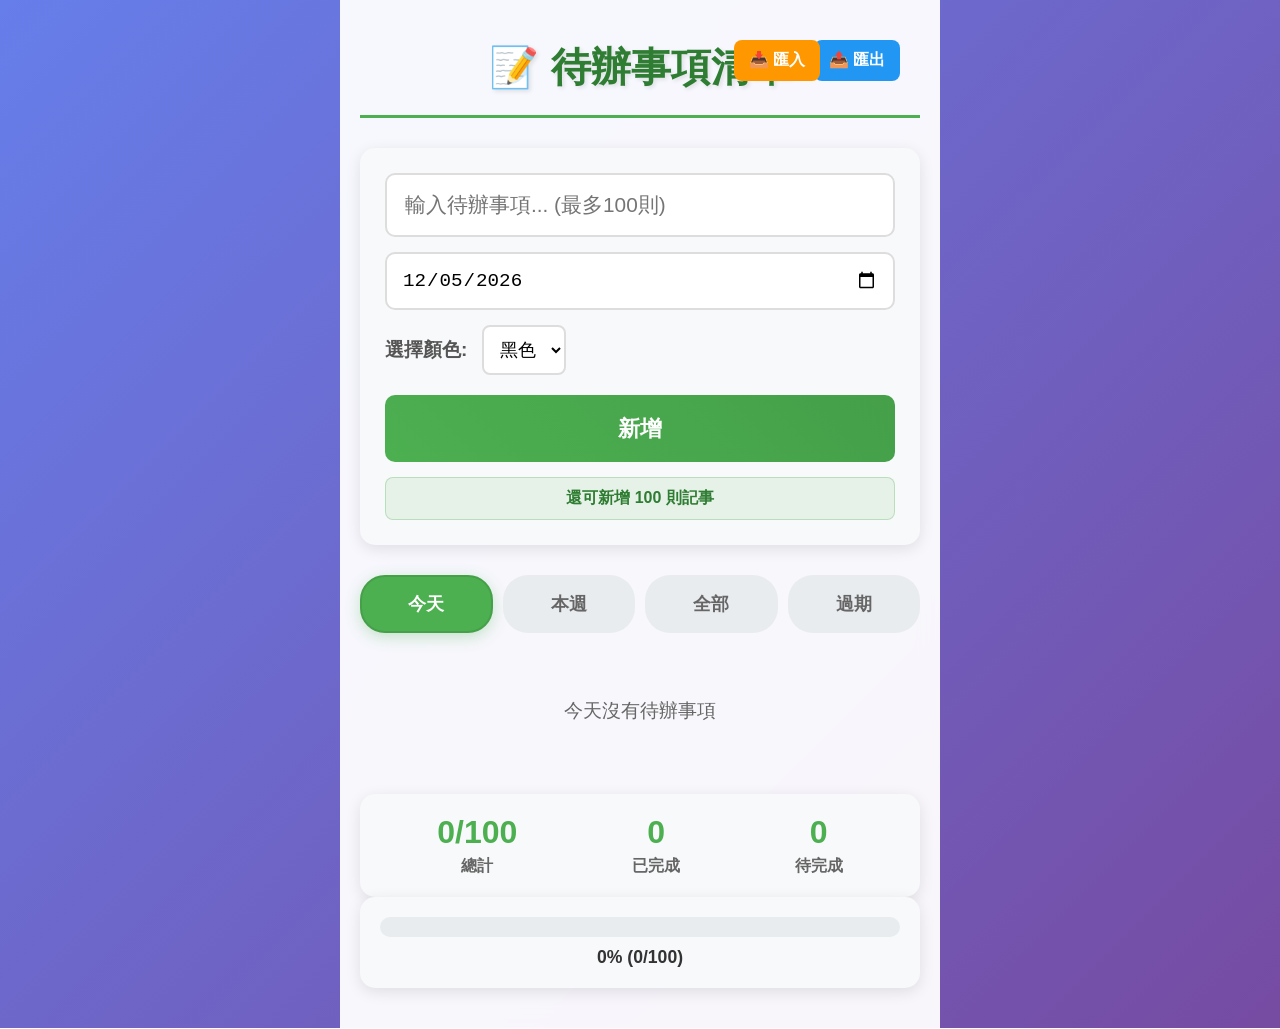
<file: index.html>
<!DOCTYPE html>
<html lang="zh-TW">
<head>
    <meta charset="UTF-8">
    <meta name="viewport" content="width=device-width, initial-scale=1.0">
    <title>待辦事項清單</title>
    <link rel="stylesheet" href="styles.css">
    <link rel="manifest" href="manifest.json">
    <meta name="theme-color" content="#4CAF50">
    <meta name="apple-mobile-web-app-capable" content="yes">
    <meta name="apple-mobile-web-app-status-bar-style" content="default">
    <meta name="apple-mobile-web-app-title" content="待辦事項">
    <link rel="apple-touch-icon" href="icon-192x192.png">
</head>
<body>
    <div class="container">
        <header>
            <h1>📝 待辦事項清單</h1>
        </header>

        <!-- 新增待辦事項表單 -->
        <div class="add-form">
            <div class="input-group">
                <input type="text" id="todoInput" placeholder="輸入待辦事項... (最多100則)" maxlength="100">
                <input type="date" id="todoDate" value="">
                <div class="color-picker">
                    <label for="todoColor">選擇顏色:</label>
                    <select id="todoColor">
                        <option value="#000000">黑色</option>
                        <option value="#FF0000">紅色</option>
                        <option value="#00FF00">綠色</option>
                        <option value="#0000FF">藍色</option>
                        <option value="#FFA500">橙色</option>
                        <option value="#800080">紫色</option>
                        <option value="#FFC0CB">粉色</option>
                        <option value="#A52A2A">棕色</option>
                    </select>
                </div>
            </div>
            <button id="addBtn" class="add-btn">新增</button>
            <div class="todo-limit-info">
                <span id="todoLimitInfo">還可新增 100 則記事</span>
            </div>
        </div>

        <!-- 分類標籤 -->
        <div class="tabs">
            <button class="tab-btn active" data-filter="today">今天</button>
            <button class="tab-btn" data-filter="week">本週</button>
            <button class="tab-btn" data-filter="all">全部</button>
            <button class="tab-btn" data-filter="overdue">過期</button>
        </div>

        <!-- 待辦事項列表 -->
        <div class="todo-list" id="todoList">
            <!-- 待辦事項將在這裡動態生成 -->
        </div>

        <!-- 統計資訊 -->
        <div class="stats">
            <div class="stat-item">
                <span class="stat-number" id="totalCount">0/100</span>
                <span class="stat-label">總計</span>
            </div>
            <div class="stat-item">
                <span class="stat-number" id="completedCount">0</span>
                <span class="stat-label">已完成</span>
            </div>
            <div class="stat-item">
                <span class="stat-number" id="pendingCount">0</span>
                <span class="stat-label">待完成</span>
            </div>
        </div>
        
        <!-- 記事數量進度條 -->
        <div class="progress-container">
            <div class="progress-bar">
                <div class="progress-fill" id="progressFill"></div>
            </div>
            <div class="progress-text" id="progressText">0% (0/100)</div>
        </div>
    </div>

    <!-- 編輯待辦事項的模態框 -->
    <div id="editModal" class="modal">
        <div class="modal-content">
            <span class="close">&times;</span>
            <h2>編輯待辦事項</h2>
            <div class="edit-form">
                <input type="text" id="editInput" placeholder="編輯待辦事項... (最多100字)" maxlength="100">
                <input type="date" id="editDate">
                <div class="color-picker">
                    <label for="editColor">選擇顏色:</label>
                    <select id="editColor">
                        <option value="#000000">黑色</option>
                        <option value="#FF0000">紅色</option>
                        <option value="#00FF00">綠色</option>
                        <option value="#0000FF">藍色</option>
                        <option value="#FFA500">橙色</option>
                        <option value="#800080">紫色</option>
                        <option value="#FFC0CB">粉色</option>
                        <option value="#A52A2A">棕色</option>
                    </select>
                </div>
                <div class="edit-buttons">
                    <button id="saveEditBtn" class="save-btn">儲存</button>
                    <button id="cancelEditBtn" class="cancel-btn">取消</button>
                </div>
            </div>
        </div>
    </div>

    <script src="script.js"></script>
</body>
</html>
</file>
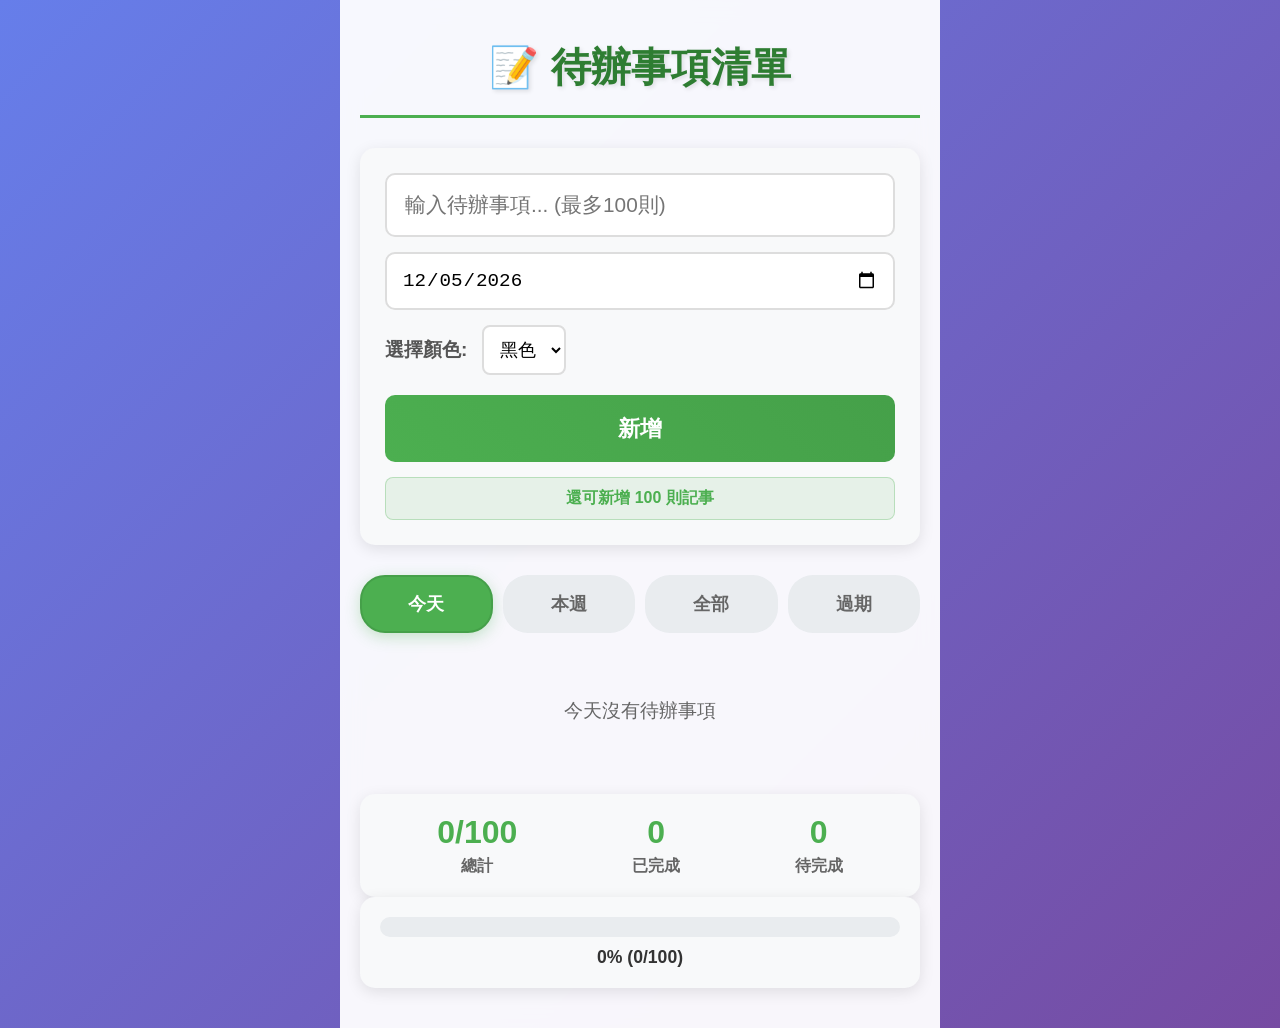
<file: index-simple.html>
<!DOCTYPE html>
<html lang="zh-TW">
<head>
    <meta charset="UTF-8">
    <meta name="viewport" content="width=device-width, initial-scale=1.0">
    <title>待辦事項清單 - 簡化版</title>
    <link rel="stylesheet" href="styles.css">
    <link rel="manifest" href="manifest.json">
</head>
<body>
    <div class="container">
        <header>
            <h1>📝 待辦事項清單</h1>
        </header>

        <!-- 新增待辦事項表單 -->
        <div class="add-form">
            <div class="input-group">
                <input type="text" id="todoInput" placeholder="輸入待辦事項... (最多100則)" maxlength="100">
                <input type="date" id="todoDate" value="">
                <div class="color-picker">
                    <label for="todoColor">選擇顏色:</label>
                    <select id="todoColor">
                        <option value="#000000">黑色</option>
                        <option value="#FF0000">紅色</option>
                        <option value="#00FF00">綠色</option>
                        <option value="#0000FF">藍色</option>
                        <option value="#FFA500">橙色</option>
                        <option value="#800080">紫色</option>
                        <option value="#FFC0CB">粉色</option>
                        <option value="#A52A2A">棕色</option>
                    </select>
                </div>
            </div>
            <button id="addBtn" class="add-btn">新增</button>
            <div class="todo-limit-info">
                <span id="todoLimitInfo">還可新增 100 則記事</span>
            </div>
        </div>

        <!-- 分類標籤 -->
        <div class="tabs">
            <button class="tab-btn active" data-filter="today">今天</button>
            <button class="tab-btn" data-filter="week">本週</button>
            <button class="tab-btn" data-filter="all">全部</button>
            <button class="tab-btn" data-filter="overdue">過期</button>
        </div>

        <!-- 待辦事項列表 -->
        <div class="todo-list" id="todoList">
            <!-- 待辦事項將在這裡動態生成 -->
        </div>

        <!-- 統計資訊 -->
        <div class="stats">
            <div class="stat-item">
                <span class="stat-number" id="totalCount">0/100</span>
                <span class="stat-label">總計</span>
            </div>
            <div class="stat-item">
                <span class="stat-number" id="completedCount">0</span>
                <span class="stat-label">已完成</span>
            </div>
            <div class="stat-item">
                <span class="stat-number" id="pendingCount">0</span>
                <span class="stat-label">待完成</span>
            </div>
        </div>
        
        <!-- 記事數量進度條 -->
        <div class="progress-container">
            <div class="progress-bar">
                <div class="progress-fill" id="progressFill"></div>
            </div>
            <div class="progress-text" id="progressText">0% (0/100)</div>
        </div>
    </div>

    <!-- 編輯待辦事項的模態框 -->
    <div id="editModal" class="modal">
        <div class="modal-content">
            <span class="close">&times;</span>
            <h2>編輯待辦事項</h2>
            <div class="edit-form">
                <input type="text" id="editInput" placeholder="編輯待辦事項... (最多100字)" maxlength="100">
                <input type="date" id="editDate">
                <div class="color-picker">
                    <label for="editColor">選擇顏色:</label>
                    <select id="editColor">
                        <option value="#000000">黑色</option>
                        <option value="#FF0000">紅色</option>
                        <option value="#00FF00">綠色</option>
                        <option value="#0000FF">藍色</option>
                        <option value="#FFA500">橙色</option>
                        <option value="#800080">紫色</option>
                        <option value="#FFC0CB">粉色</option>
                        <option value="#A52A2A">棕色</option>
                    </select>
                </div>
                <div class="edit-buttons">
                    <button id="saveEditBtn" class="save-btn">儲存</button>
                    <button id="cancelEditBtn" class="cancel-btn">取消</button>
                </div>
            </div>
        </div>
    </div>

    <script src="script-simple.js"></script>
</body>
</html>
</file>
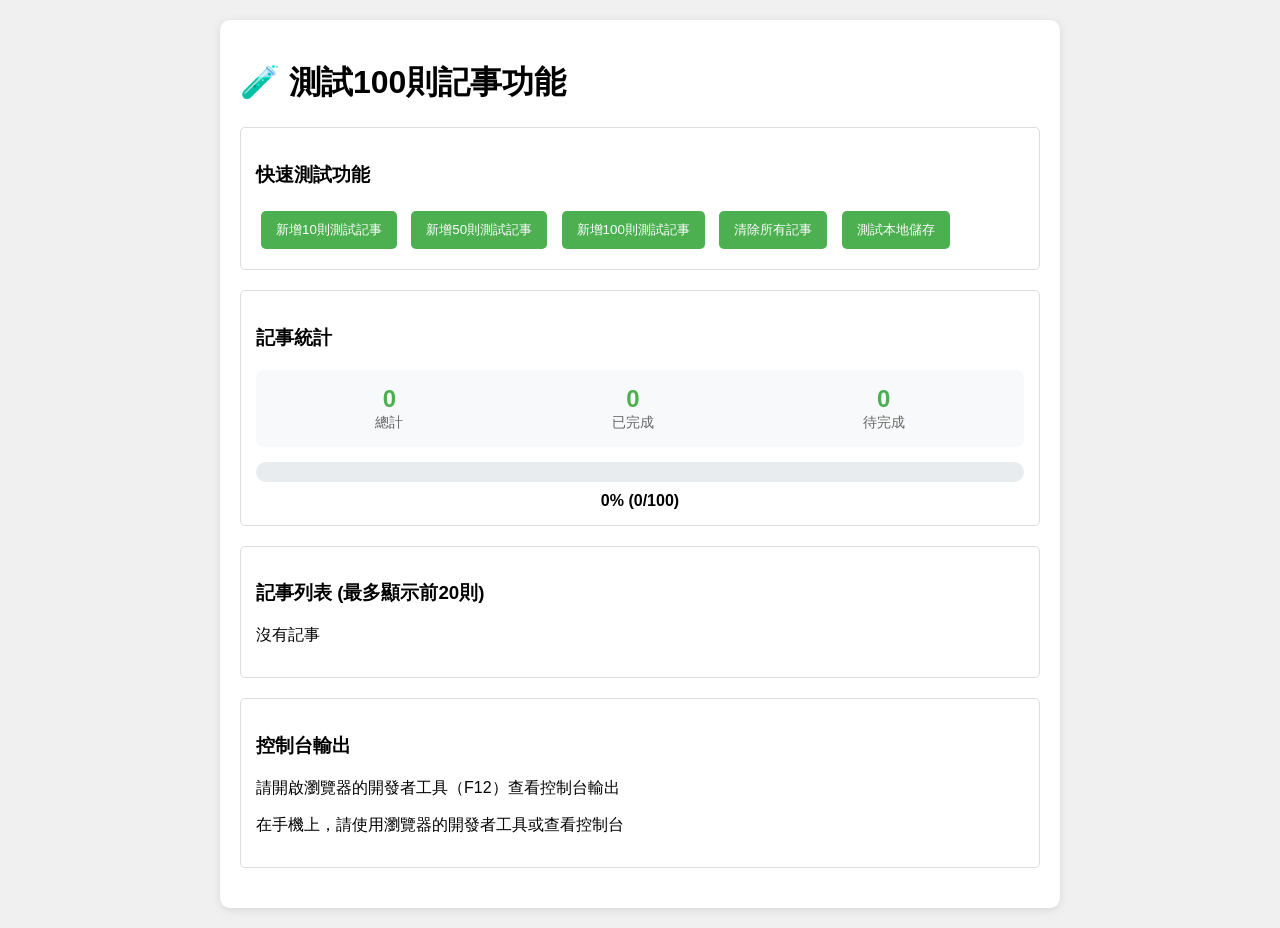
<file: test-100.html>
<!DOCTYPE html>
<html lang="zh-TW">
<head>
    <meta charset="UTF-8">
    <meta name="viewport" content="width=device-width, initial-scale=1.0">
    <title>測試100則記事功能</title>
    <style>
        body {
            font-family: Arial, sans-serif;
            margin: 20px;
            background: #f0f0f0;
        }
        .container {
            max-width: 800px;
            margin: 0 auto;
            background: white;
            padding: 20px;
            border-radius: 10px;
            box-shadow: 0 2px 10px rgba(0,0,0,0.1);
        }
        .test-section {
            margin: 20px 0;
            padding: 15px;
            border: 1px solid #ddd;
            border-radius: 5px;
        }
        button {
            background: #4CAF50;
            color: white;
            border: none;
            padding: 10px 15px;
            border-radius: 5px;
            cursor: pointer;
            margin: 5px;
        }
        button:hover {
            background: #45a049;
        }
        .progress-bar {
            width: 100%;
            height: 20px;
            background: #e9ecef;
            border-radius: 10px;
            overflow: hidden;
            margin: 10px 0;
        }
        .progress-fill {
            height: 100%;
            background: #4CAF50;
            transition: width 0.5s ease;
        }
        .todo-item {
            background: #f9f9f9;
            padding: 8px;
            margin: 3px 0;
            border-radius: 3px;
            border-left: 3px solid #4CAF50;
            font-size: 0.9rem;
        }
        .stats {
            display: flex;
            justify-content: space-around;
            background: #f8f9fa;
            padding: 15px;
            border-radius: 8px;
            margin: 15px 0;
        }
        .stat-item {
            text-align: center;
        }
        .stat-number {
            font-size: 1.5rem;
            font-weight: bold;
            color: #4CAF50;
        }
        .stat-label {
            font-size: 0.9rem;
            color: #666;
        }
    </style>
</head>
<body>
    <div class="container">
        <h1>🧪 測試100則記事功能</h1>
        
        <div class="test-section">
            <h3>快速測試功能</h3>
            <button onclick="createTestTodos(10)">新增10則測試記事</button>
            <button onclick="createTestTodos(50)">新增50則測試記事</button>
            <button onclick="createTestTodos(100)">新增100則測試記事</button>
            <button onclick="clearAllTodos()">清除所有記事</button>
            <button onclick="testLocalStorage()">測試本地儲存</button>
        </div>
        
        <div class="test-section">
            <h3>記事統計</h3>
            <div class="stats">
                <div class="stat-item">
                    <div class="stat-number" id="totalCount">0</div>
                    <div class="stat-label">總計</div>
                </div>
                <div class="stat-item">
                    <div class="stat-number" id="completedCount">0</div>
                    <div class="stat-label">已完成</div>
                </div>
                <div class="stat-item">
                    <div class="stat-number" id="pendingCount">0</div>
                    <div class="stat-label">待完成</div>
                </div>
            </div>
            
            <div class="progress-bar">
                <div class="progress-fill" id="progressFill" style="width: 0%"></div>
            </div>
            <div id="progressText" style="text-align: center; font-weight: bold;">0% (0/100)</div>
        </div>
        
        <div class="test-section">
            <h3>記事列表 (最多顯示前20則)</h3>
            <div id="todoDisplay"></div>
        </div>
        
        <div class="test-section">
            <h3>控制台輸出</h3>
            <p>請開啟瀏覽器的開發者工具（F12）查看控制台輸出</p>
            <p>在手機上，請使用瀏覽器的開發者工具或查看控制台</p>
        </div>
    </div>

    <script>
        let todos = [];
        const maxTodos = 100;
        
        // 頁面載入時讀取現有記事
        window.onload = function() {
            console.log('=== 測試頁面載入 ===');
            loadTodos();
            updateDisplay();
        };
        
        function loadTodos() {
            try {
                const storedTodos = localStorage.getItem('todos');
                console.log('從localStorage讀取的數據:', storedTodos);
                
                if (storedTodos) {
                    todos = JSON.parse(storedTodos);
                    console.log('解析後的記事:', todos);
                    console.log('記事數量:', todos.length);
                } else {
                    todos = [];
                    console.log('localStorage中沒有數據');
                }
            } catch (error) {
                console.error('讀取localStorage時發生錯誤:', error);
                todos = [];
            }
        }
        
        function saveTodos() {
            try {
                const todosJson = JSON.stringify(todos);
                console.log('準備儲存到localStorage的數據長度:', todosJson.length);
                
                localStorage.setItem('todos', todosJson);
                
                // 驗證儲存
                const storedData = localStorage.getItem('todos');
                if (storedData) {
                    console.log('儲存成功！記事數量:', todos.length);
                } else {
                    console.error('儲存失敗');
                }
            } catch (error) {
                console.error('儲存失敗:', error);
            }
        }
        
        function createTestTodos(count) {
            console.log(`=== 新增 ${count} 則測試記事 ===`);
            
            const currentCount = todos.length;
            const canAdd = Math.min(count, maxTodos - currentCount);
            
            if (canAdd <= 0) {
                alert('已達到100則記事限制！');
                return;
            }
            
            for (let i = 0; i < canAdd; i++) {
                const todo = {
                    id: Date.now() + i,
                    text: `測試記事 ${currentCount + i + 1}`,
                    date: new Date().toISOString().split('T')[0],
                    color: '#000000',
                    completed: false,
                    createdAt: new Date().toISOString()
                };
                
                todos.push(todo);
                console.log(`新增記事 ${i + 1}:`, todo);
            }
            
            console.log(`成功新增 ${canAdd} 則記事，總計: ${todos.length}`);
            
            saveTodos();
            updateDisplay();
        }
        
        function clearAllTodos() {
            if (confirm('確定要清除所有記事嗎？')) {
                todos = [];
                localStorage.removeItem('todos');
                console.log('所有記事已清除');
                updateDisplay();
            }
        }
        
        function testLocalStorage() {
            console.log('=== 測試本地儲存 ===');
            console.log('localStorage 可用:', typeof(Storage) !== "undefined");
            console.log('JSON 可用:', typeof(JSON) !== "undefined");
            console.log('當前記事數量:', todos.length);
            console.log('localStorage 中的數據:', localStorage.getItem('todos'));
        }
        
        function updateDisplay() {
            // 更新統計
            const total = todos.length;
            const completed = todos.filter(todo => todo.completed).length;
            const pending = total - completed;
            
            document.getElementById('totalCount').textContent = total;
            document.getElementById('completedCount').textContent = completed;
            document.getElementById('pendingCount').textContent = pending;
            
            // 更新進度條
            const percentage = Math.min((total / maxTodos) * 100, 100);
            document.getElementById('progressFill').style.width = `${percentage}%`;
            document.getElementById('progressText').textContent = `${Math.round(percentage)}% (${total}/${maxTodos})`;
            
            // 更新記事顯示
            const display = document.getElementById('todoDisplay');
            if (todos.length === 0) {
                display.innerHTML = '<p>沒有記事</p>';
                return;
            }
            
            // 只顯示前20則記事以避免頁面過長
            const displayTodos = todos.slice(0, 20);
            display.innerHTML = displayTodos.map(todo => `
                <div class="todo-item">
                    <strong>${todo.text}</strong> | 
                    日期: ${todo.date} | 
                    狀態: ${todo.completed ? '已完成' : '未完成'} | 
                    ID: ${todo.id}
                </div>
            `).join('');
            
            if (todos.length > 20) {
                display.innerHTML += `<p style="text-align: center; color: #666; margin-top: 10px;">
                    還有 ${todos.length - 20} 則記事未顯示...
                </p>`;
            }
        }
    </script>
</body>
</html>
</file>
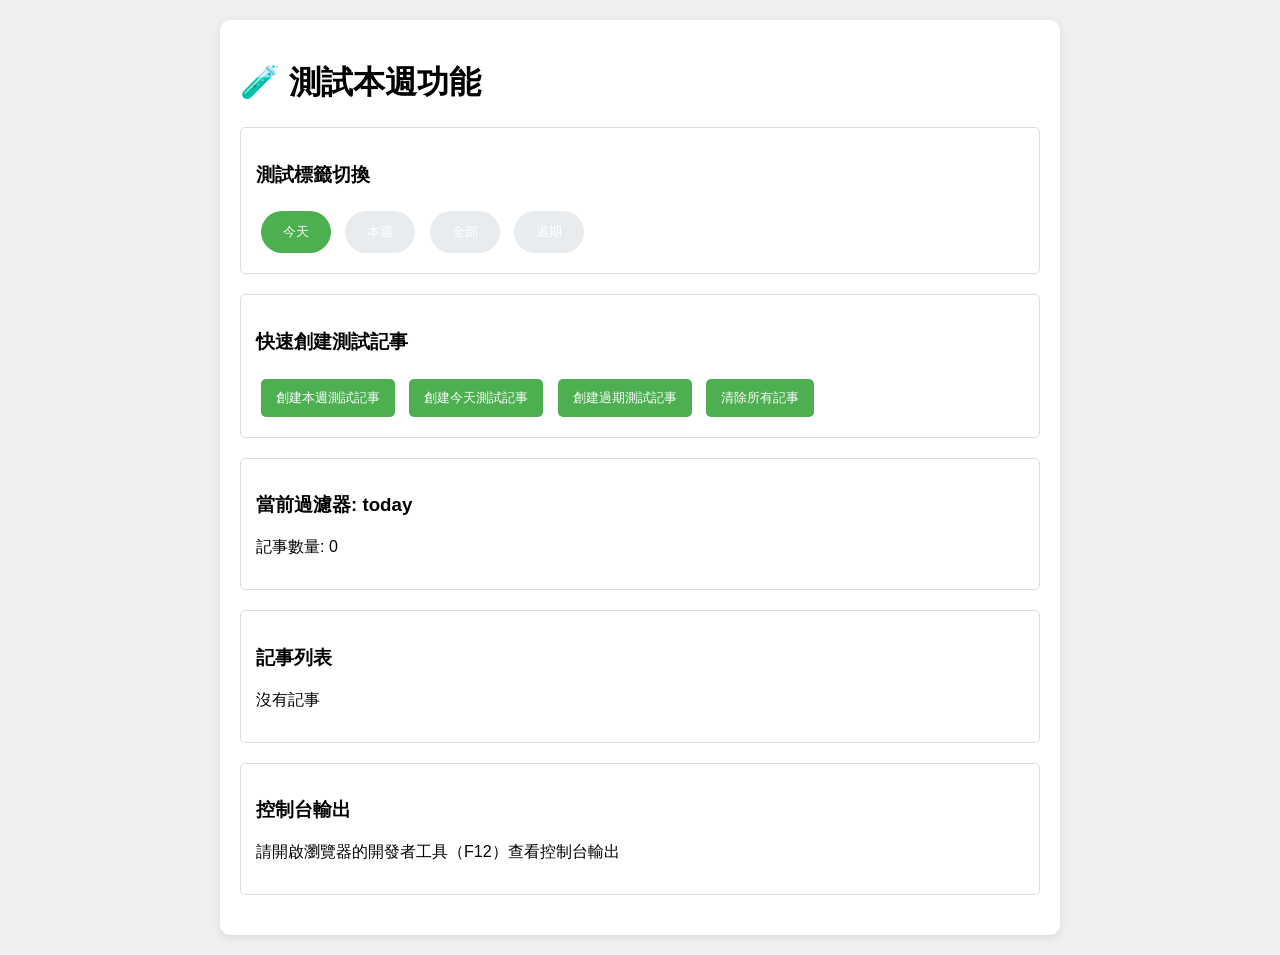
<file: test-week.html>
<!DOCTYPE html>
<html lang="zh-TW">
<head>
    <meta charset="UTF-8">
    <meta name="viewport" content="width=device-width, initial-scale=1.0">
    <title>測試本週功能</title>
    <style>
        body {
            font-family: Arial, sans-serif;
            margin: 20px;
            background: #f0f0f0;
        }
        .container {
            max-width: 800px;
            margin: 0 auto;
            background: white;
            padding: 20px;
            border-radius: 10px;
            box-shadow: 0 2px 10px rgba(0,0,0,0.1);
        }
        .test-section {
            margin: 20px 0;
            padding: 15px;
            border: 1px solid #ddd;
            border-radius: 5px;
        }
        button {
            background: #4CAF50;
            color: white;
            border: none;
            padding: 10px 15px;
            border-radius: 5px;
            cursor: pointer;
            margin: 5px;
        }
        button:hover {
            background: #45a049;
        }
        .tab-btn {
            background: #e9ecef;
            border: 2px solid transparent;
            border-radius: 25px;
            padding: 10px 20px;
            margin: 5px;
            cursor: pointer;
        }
        .tab-btn.active {
            background: #4CAF50;
            color: white;
        }
        .todo-item {
            background: #f9f9f9;
            padding: 10px;
            margin: 5px 0;
            border-radius: 5px;
            border-left: 3px solid #4CAF50;
        }
    </style>
</head>
<body>
    <div class="container">
        <h1>🧪 測試本週功能</h1>
        
        <div class="test-section">
            <h3>測試標籤切換</h3>
            <button class="tab-btn active" data-filter="today">今天</button>
            <button class="tab-btn" data-filter="week">本週</button>
            <button class="tab-btn" data-filter="all">全部</button>
            <button class="tab-btn" data-filter="overdue">過期</button>
        </div>
        
        <div class="test-section">
            <h3>快速創建測試記事</h3>
            <button onclick="createWeekTestTodos()">創建本週測試記事</button>
            <button onclick="createTodayTestTodos()">創建今天測試記事</button>
            <button onclick="createOverdueTestTodos()">創建過期測試記事</button>
            <button onclick="clearAllTodos()">清除所有記事</button>
        </div>
        
        <div class="test-section">
            <h3>當前過濾器: <span id="currentFilter">今天</span></h3>
            <p>記事數量: <span id="todoCount">0</span></p>
        </div>
        
        <div class="test-section">
            <h3>記事列表</h3>
            <div id="todoDisplay"></div>
        </div>
        
        <div class="test-section">
            <h3>控制台輸出</h3>
            <p>請開啟瀏覽器的開發者工具（F12）查看控制台輸出</p>
        </div>
    </div>

    <script>
        let todos = [];
        let currentFilter = 'today';
        
        // 頁面載入時初始化
        window.onload = function() {
            console.log('=== 測試頁面載入 ===');
            loadTodos();
            setupTabButtons();
            updateDisplay();
        };
        
        function setupTabButtons() {
            const tabButtons = document.querySelectorAll('.tab-btn');
            console.log('找到的標籤按鈕數量:', tabButtons.length);
            
            tabButtons.forEach((btn, index) => {
                console.log(`標籤按鈕 ${index}:`, btn.textContent, 'data-filter:', btn.dataset.filter);
                btn.addEventListener('click', (e) => {
                    console.log('標籤按鈕被點擊:', e.target.textContent, 'filter:', e.target.dataset.filter);
                    switchTab(e.target.dataset.filter);
                });
            });
        }
        
        function switchTab(filter) {
            console.log('切換到標籤:', filter);
            currentFilter = filter;
            
            // 更新標籤狀態
            document.querySelectorAll('.tab-btn').forEach(btn => {
                btn.classList.remove('active');
            });
            
            const targetBtn = document.querySelector(`[data-filter="${filter}"]`);
            if (targetBtn) {
                targetBtn.classList.add('active');
                console.log('標籤狀態已更新');
            } else {
                console.error('找不到目標標籤按鈕:', filter);
            }
            
            updateDisplay();
        }
        
        function loadTodos() {
            try {
                const storedTodos = localStorage.getItem('todos');
                if (storedTodos) {
                    todos = JSON.parse(storedTodos);
                    console.log('載入記事:', todos);
                }
            } catch (error) {
                console.error('載入記事失敗:', error);
                todos = [];
            }
        }
        
        function saveTodos() {
            try {
                localStorage.setItem('todos', JSON.stringify(todos));
                console.log('記事已儲存');
            } catch (error) {
                console.error('儲存記事失敗:', error);
            }
        }
        
        function createWeekTestTodos() {
            const today = new Date();
            const weekStart = new Date(today);
            weekStart.setDate(today.getDate() - today.getDay());
            
            // 創建本週的記事
            for (let i = 0; i < 7; i++) {
                const date = new Date(weekStart);
                date.setDate(weekStart.getDate() + i);
                const dateStr = date.toISOString().split('T')[0];
                
                const todo = {
                    id: Date.now() + i,
                    text: `本週記事 ${i + 1} (${dateStr})`,
                    date: dateStr,
                    color: '#000000',
                    completed: false,
                    createdAt: new Date().toISOString()
                };
                
                todos.push(todo);
                console.log('新增本週記事:', todo);
            }
            
            saveTodos();
            updateDisplay();
        }
        
        function createTodayTestTodos() {
            const today = new Date().toISOString().split('T')[0];
            
            for (let i = 0; i < 3; i++) {
                const todo = {
                    id: Date.now() + i,
                    text: `今天記事 ${i + 1}`,
                    date: today,
                    color: '#000000',
                    completed: false,
                    createdAt: new Date().toISOString()
                };
                
                todos.push(todo);
                console.log('新增今天記事:', todo);
            }
            
            saveTodos();
            updateDisplay();
        }
        
        function createOverdueTestTodos() {
            const today = new Date();
            const yesterday = new Date(today);
            yesterday.setDate(today.getDate() - 1);
            const yesterdayStr = yesterday.toISOString().split('T')[0];
            
            for (let i = 0; i < 2; i++) {
                const todo = {
                    id: Date.now() + i,
                    text: `過期記事 ${i + 1}`,
                    date: yesterdayStr,
                    color: '#000000',
                    completed: false,
                    createdAt: new Date().toISOString()
                };
                
                todos.push(todo);
                console.log('新增過期記事:', todo);
            }
            
            saveTodos();
            updateDisplay();
        }
        
        function clearAllTodos() {
            if (confirm('確定要清除所有記事嗎？')) {
                todos = [];
                localStorage.removeItem('todos');
                console.log('所有記事已清除');
                updateDisplay();
            }
        }
        
        function getFilteredTodos() {
            const today = new Date();
            const todayStr = today.toISOString().split('T')[0];
            
            // 計算本週的開始和結束日期
            const weekStart = new Date(today);
            weekStart.setDate(today.getDate() - today.getDay());
            weekStart.setHours(0, 0, 0, 0);
            
            const weekEnd = new Date(weekStart);
            weekEnd.setDate(weekStart.getDate() + 6);
            weekEnd.setHours(23, 59, 59, 999);
            
            console.log('本週開始日期:', weekStart.toISOString());
            console.log('本週結束日期:', weekEnd.toISOString());
            console.log('今天日期:', today.toISOString());
            
            switch (currentFilter) {
                case 'today':
                    return todos.filter(todo => todo.date === todayStr);
                case 'week':
                    return todos.filter(todo => {
                        const todoDate = new Date(todo.date);
                        todoDate.setHours(12, 0, 0, 0);
                        return todoDate >= weekStart && todoDate <= weekEnd;
                    });
                case 'all':
                    return todos;
                case 'overdue':
                    return todos.filter(todo => {
                        const todoDate = new Date(todo.date);
                        return todoDate < today && !todo.completed;
                    });
                default:
                    return todos;
            }
        }
        
        function updateDisplay() {
            const filteredTodos = getFilteredTodos();
            
            document.getElementById('currentFilter').textContent = currentFilter;
            document.getElementById('todoCount').textContent = filteredTodos.length;
            
            const display = document.getElementById('todoDisplay');
            if (filteredTodos.length === 0) {
                display.innerHTML = '<p>沒有記事</p>';
                return;
            }
            
            display.innerHTML = filteredTodos.map(todo => `
                <div class="todo-item">
                    <strong>${todo.text}</strong><br>
                    日期: ${todo.date} | 
                    狀態: ${todo.completed ? '已完成' : '未完成'}
                </div>
            `).join('');
        }
    </script>
</body>
</html>
</file>
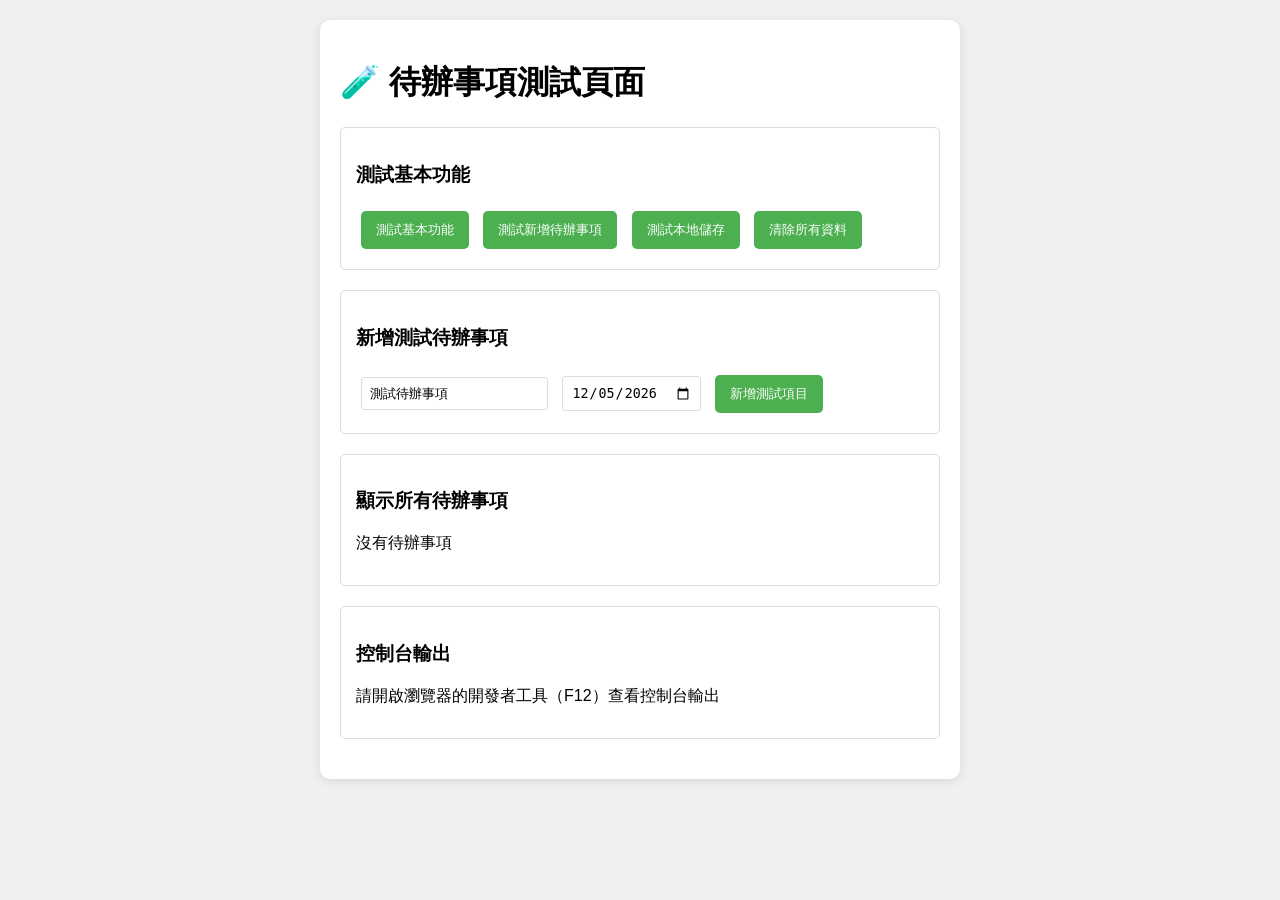
<file: test.html>
<!DOCTYPE html>
<html lang="zh-TW">
<head>
    <meta charset="UTF-8">
    <meta name="viewport" content="width=device-width, initial-scale=1.0">
    <title>測試 - 待辦事項清單</title>
    <style>
        body {
            font-family: Arial, sans-serif;
            margin: 20px;
            background: #f0f0f0;
        }
        .container {
            max-width: 600px;
            margin: 0 auto;
            background: white;
            padding: 20px;
            border-radius: 10px;
            box-shadow: 0 2px 10px rgba(0,0,0,0.1);
        }
        .test-section {
            margin: 20px 0;
            padding: 15px;
            border: 1px solid #ddd;
            border-radius: 5px;
        }
        button {
            background: #4CAF50;
            color: white;
            border: none;
            padding: 10px 15px;
            border-radius: 5px;
            cursor: pointer;
            margin: 5px;
        }
        button:hover {
            background: #45a049;
        }
        input {
            padding: 8px;
            margin: 5px;
            border: 1px solid #ddd;
            border-radius: 3px;
        }
        .todo-item {
            background: #f9f9f9;
            padding: 10px;
            margin: 5px 0;
            border-radius: 5px;
            border-left: 3px solid #4CAF50;
        }
    </style>
</head>
<body>
    <div class="container">
        <h1>🧪 待辦事項測試頁面</h1>
        
        <div class="test-section">
            <h3>測試基本功能</h3>
            <button onclick="testBasicFunctions()">測試基本功能</button>
            <button onclick="testAddTodo()">測試新增待辦事項</button>
            <button onclick="testLocalStorage()">測試本地儲存</button>
            <button onclick="clearAll()">清除所有資料</button>
        </div>
        
        <div class="test-section">
            <h3>新增測試待辦事項</h3>
            <input type="text" id="testInput" placeholder="輸入測試內容" value="測試待辦事項">
            <input type="date" id="testDate" value="">
            <button onclick="addTestTodo()">新增測試項目</button>
        </div>
        
        <div class="test-section">
            <h3>顯示所有待辦事項</h3>
            <div id="todoDisplay"></div>
        </div>
        
        <div class="test-section">
            <h3>控制台輸出</h3>
            <p>請開啟瀏覽器的開發者工具（F12）查看控制台輸出</p>
        </div>
    </div>

    <script>
        // 設定今天的日期
        document.getElementById('testDate').value = new Date().toISOString().split('T')[0];
        
        function testBasicFunctions() {
            console.log('=== 測試基本功能 ===');
            console.log('當前時間:', new Date());
            console.log('localStorage 可用:', typeof(Storage) !== "undefined");
            console.log('JSON 可用:', typeof(JSON) !== "undefined");
            console.log('DOM 載入完成');
        }
        
        function testAddTodo() {
            console.log('=== 測試新增待辦事項 ===');
            const text = document.getElementById('testInput').value;
            const date = document.getElementById('testDate').value;
            
            if (!text || !date) {
                alert('請輸入內容和選擇日期！');
                return;
            }
            
            const todo = {
                id: Date.now(),
                text: text,
                date: date,
                color: '#000000',
                completed: false,
                createdAt: new Date().toISOString()
            };
            
            console.log('新增的待辦事項:', todo);
            
            // 儲存到 localStorage
            const todos = JSON.parse(localStorage.getItem('todos')) || [];
            todos.push(todo);
            localStorage.setItem('todos', JSON.stringify(todos));
            
            console.log('儲存成功！當前待辦事項數量:', todos.length);
            displayTodos();
        }
        
        function testLocalStorage() {
            console.log('=== 測試本地儲存 ===');
            const todos = JSON.parse(localStorage.getItem('todos')) || [];
            console.log('localStorage 中的待辦事項:', todos);
            console.log('待辦事項數量:', todos.length);
        }
        
        function displayTodos() {
            const todos = JSON.parse(localStorage.getItem('todos')) || [];
            const display = document.getElementById('todoDisplay');
            
            if (todos.length === 0) {
                display.innerHTML = '<p>沒有待辦事項</p>';
                return;
            }
            
            display.innerHTML = todos.map(todo => `
                <div class="todo-item">
                    <strong>${todo.text}</strong><br>
                    日期: ${todo.date}<br>
                    狀態: ${todo.completed ? '已完成' : '未完成'}<br>
                    ID: ${todo.id}
                </div>
            `).join('');
        }
        
        function clearAll() {
            if (confirm('確定要清除所有資料嗎？')) {
                localStorage.removeItem('todos');
                console.log('所有資料已清除');
                displayTodos();
            }
        }
        
        // 頁面載入時顯示待辦事項
        window.onload = function() {
            console.log('頁面載入完成');
            testBasicFunctions();
            displayTodos();
        };
    </script>
</body>
</html>
</file>
<file: styles.css>
* {
    margin: 0;
    padding: 0;
    box-sizing: border-box;
}

body {
    font-family: 'Microsoft JhengHei', 'PingFang TC', 'Helvetica Neue', Arial, sans-serif;
    background: linear-gradient(135deg, #667eea 0%, #764ba2 100%);
    min-height: 100vh;
    color: #333;
}

.container {
    max-width: 600px;
    margin: 0 auto;
    padding: 20px;
    background: rgba(255, 255, 255, 0.95);
    min-height: 100vh;
    backdrop-filter: blur(10px);
}

header {
    text-align: center;
    margin-bottom: 30px;
    padding: 20px 0;
    border-bottom: 3px solid #4CAF50;
}

header h1 {
    font-size: 2.5rem;
    color: #2E7D32;
    text-shadow: 2px 2px 4px rgba(0,0,0,0.1);
}

/* 新增表單樣式 */
.add-form {
    background: #f8f9fa;
    padding: 25px;
    border-radius: 15px;
    margin-bottom: 30px;
    box-shadow: 0 4px 15px rgba(0,0,0,0.1);
}

.input-group {
    display: flex;
    flex-direction: column;
    gap: 15px;
    margin-bottom: 20px;
}

.input-group input[type="text"] {
    font-size: 1.3rem;
    padding: 18px;
    border: 2px solid #ddd;
    border-radius: 10px;
    outline: none;
    transition: border-color 0.3s;
}

.input-group input[type="text"]:focus {
    border-color: #4CAF50;
    box-shadow: 0 0 10px rgba(76, 175, 80, 0.3);
}

.input-group input[type="date"] {
    font-size: 1.2rem;
    padding: 15px;
    border: 2px solid #ddd;
    border-radius: 10px;
    outline: none;
}

.color-picker {
    display: flex;
    align-items: center;
    gap: 15px;
}

.color-picker label {
    font-size: 1.2rem;
    font-weight: bold;
    color: #555;
}

.color-picker select {
    font-size: 1.1rem;
    padding: 12px;
    border: 2px solid #ddd;
    border-radius: 8px;
    outline: none;
    background: white;
}

.add-btn {
    width: 100%;
    font-size: 1.4rem;
    padding: 18px;
    background: linear-gradient(45deg, #4CAF50, #45a049);
    color: white;
    border: none;
    border-radius: 10px;
    cursor: pointer;
    transition: transform 0.2s, box-shadow 0.2s;
    font-weight: bold;
}

.add-btn:hover {
    transform: translateY(-2px);
    box-shadow: 0 6px 20px rgba(76, 175, 80, 0.4);
}

.add-btn:active {
    transform: translateY(0);
}

.todo-limit-info {
    text-align: center;
    margin-top: 15px;
    padding: 10px;
    background: rgba(76, 175, 80, 0.1);
    border-radius: 8px;
    border: 1px solid rgba(76, 175, 80, 0.3);
}

.todo-limit-info span {
    font-size: 1rem;
    color: #2E7D32;
    font-weight: bold;
}

/* 分類標籤樣式 */
.tabs {
    display: flex;
    gap: 10px;
    margin-bottom: 25px;
    flex-wrap: wrap;
}

.tab-btn {
    flex: 1;
    min-width: 80px;
    font-size: 1.1rem;
    padding: 15px 10px;
    background: #e9ecef;
    border: 2px solid transparent;
    border-radius: 25px;
    cursor: pointer;
    transition: all 0.3s;
    font-weight: bold;
    color: #666;
}

.tab-btn.active {
    background: #4CAF50;
    color: white;
    border-color: #45a049;
    box-shadow: 0 4px 15px rgba(76, 175, 80, 0.3);
}

.tab-btn:hover:not(.active) {
    background: #dee2e6;
    transform: translateY(-2px);
}

/* 待辦事項列表樣式 */
.todo-list {
    margin-bottom: 30px;
}

.todo-item {
    background: white;
    margin-bottom: 15px;
    padding: 20px;
    border-radius: 12px;
    box-shadow: 0 4px 15px rgba(0,0,0,0.1);
    border-left: 5px solid #4CAF50;
    transition: all 0.3s;
    position: relative;
}

.todo-item:hover {
    transform: translateY(-3px);
    box-shadow: 0 8px 25px rgba(0,0,0,0.15);
}

.todo-item.completed {
    opacity: 0.7;
    border-left-color: #9E9E9E;
}

.todo-item.completed .todo-text {
    text-decoration: line-through;
    color: #666;
}

.todo-item.overdue {
    border-left-color: #f44336;
    background: #ffebee;
}

.todo-header {
    display: flex;
    justify-content: space-between;
    align-items: center;
    margin-bottom: 15px;
}

.todo-date {
    font-size: 1.1rem;
    color: #666;
    font-weight: bold;
}

.todo-actions {
    display: flex;
    gap: 10px;
}

.action-btn {
    font-size: 1rem;
    padding: 8px 12px;
    border: none;
    border-radius: 6px;
    cursor: pointer;
    transition: all 0.2s;
    font-weight: bold;
}

.edit-btn {
    background: #2196F3;
    color: white;
}

.edit-btn:hover {
    background: #1976D2;
    transform: scale(1.05);
}

.delete-btn {
    background: #f44336;
    color: white;
}

.delete-btn:hover {
    background: #d32f2f;
    transform: scale(1.05);
}

.complete-btn {
    background: #4CAF50;
    color: white;
}

.complete-btn:hover {
    background: #45a049;
    transform: scale(1.05);
}

.todo-text {
    font-size: 1.4rem;
    line-height: 1.5;
    margin-bottom: 15px;
    word-wrap: break-word;
}

.todo-priority {
    display: inline-block;
    padding: 5px 12px;
    border-radius: 15px;
    font-size: 0.9rem;
    font-weight: bold;
    color: white;
}

.priority-high {
    background: #f44336;
}

.priority-medium {
    background: #ff9800;
}

.priority-low {
    background: #4CAF50;
}

/* 統計資訊樣式 */
.stats {
    display: flex;
    justify-content: space-around;
    background: #f8f9fa;
    padding: 20px;
    border-radius: 15px;
    box-shadow: 0 4px 15px rgba(0,0,0,0.1);
}

.stat-item {
    text-align: center;
}

.stat-number {
    display: block;
    font-size: 2rem;
    font-weight: bold;
    color: #4CAF50;
    margin-bottom: 5px;
}

.stat-label {
    font-size: 1rem;
    color: #666;
    font-weight: bold;
}

/* 模態框樣式 */
.modal {
    display: none;
    position: fixed;
    z-index: 1000;
    left: 0;
    top: 0;
    width: 100%;
    height: 100%;
    background-color: rgba(0,0,0,0.5);
    backdrop-filter: blur(5px);
}

.modal-content {
    background-color: white;
    margin: 10% auto;
    padding: 30px;
    border-radius: 15px;
    width: 90%;
    max-width: 500px;
    box-shadow: 0 10px 30px rgba(0,0,0,0.3);
    position: relative;
}

.close {
    position: absolute;
    right: 20px;
    top: 15px;
    font-size: 2rem;
    font-weight: bold;
    cursor: pointer;
    color: #aaa;
    transition: color 0.3s;
}

.close:hover {
    color: #000;
}

.modal h2 {
    font-size: 1.8rem;
    margin-bottom: 25px;
    color: #333;
    text-align: center;
}

.edit-form {
    display: flex;
    flex-direction: column;
    gap: 20px;
}

.edit-form input[type="text"] {
    font-size: 1.3rem;
    padding: 18px;
    border: 2px solid #ddd;
    border-radius: 10px;
    outline: none;
}

.edit-form input[type="date"] {
    font-size: 1.2rem;
    padding: 15px;
    border: 2px solid #ddd;
    border-radius: 10px;
    outline: none;
}

.edit-buttons {
    display: flex;
    gap: 15px;
    margin-top: 10px;
}

.save-btn, .cancel-btn {
    flex: 1;
    font-size: 1.2rem;
    padding: 15px;
    border: none;
    border-radius: 8px;
    cursor: pointer;
    transition: all 0.3s;
    font-weight: bold;
}

.save-btn {
    background: #4CAF50;
    color: white;
}

.save-btn:hover {
    background: #45a049;
    transform: translateY(-2px);
}

.cancel-btn {
    background: #9E9E9E;
    color: white;
}

.cancel-btn:hover {
    background: #757575;
    transform: translateY(-2px);
}

/* 響應式設計 */
@media (max-width: 480px) {
    .container {
        padding: 15px;
    }
    
    header h1 {
        font-size: 2rem;
    }
    
    .add-form {
        padding: 20px;
    }
    
    .input-group input[type="text"] {
        font-size: 1.2rem;
        padding: 15px;
    }
    
    .todo-text {
        font-size: 1.3rem;
    }
    
    .tabs {
        gap: 8px;
    }
    
    .tab-btn {
        font-size: 1rem;
        padding: 12px 8px;
    }
    
    .stats {
        padding: 15px;
    }
    
    .stat-number {
        font-size: 1.8rem;
    }
}

/* 動畫效果 */
@keyframes fadeIn {
    from {
        opacity: 0;
        transform: translateY(20px);
    }
    to {
        opacity: 1;
        transform: translateY(0);
    }
}

.todo-item {
    animation: fadeIn 0.5s ease-out;
}

/* 進度條樣式 */
.progress-container {
    background: #f8f9fa;
    padding: 20px;
    border-radius: 15px;
    box-shadow: 0 4px 15px rgba(0,0,0,0.1);
    margin-bottom: 20px;
    text-align: center;
}

.progress-bar {
    width: 100%;
    height: 20px;
    background: #e9ecef;
    border-radius: 10px;
    overflow: hidden;
    margin-bottom: 10px;
    position: relative;
}

.progress-fill {
    height: 100%;
    background: linear-gradient(45deg, #4CAF50, #45a049);
    border-radius: 10px;
    transition: width 0.5s ease;
    position: relative;
}

.progress-fill::after {
    content: '';
    position: absolute;
    top: 0;
    left: 0;
    right: 0;
    bottom: 0;
    background: linear-gradient(90deg, transparent, rgba(255,255,255,0.3), transparent);
    animation: shimmer 2s infinite;
}

@keyframes shimmer {
    0% { transform: translateX(-100%); }
    100% { transform: translateX(100%); }
}

.progress-text {
    font-size: 1.1rem;
    font-weight: bold;
    color: #333;
}

/* 滾動條樣式 */
::-webkit-scrollbar {
    width: 8px;
}

::-webkit-scrollbar-track {
    background: #f1f1f1;
    border-radius: 4px;
}

::-webkit-scrollbar-thumb {
    background: #4CAF50;
    border-radius: 4px;
}

::-webkit-scrollbar-thumb:hover {
    background: #45a049;
}
</file>
